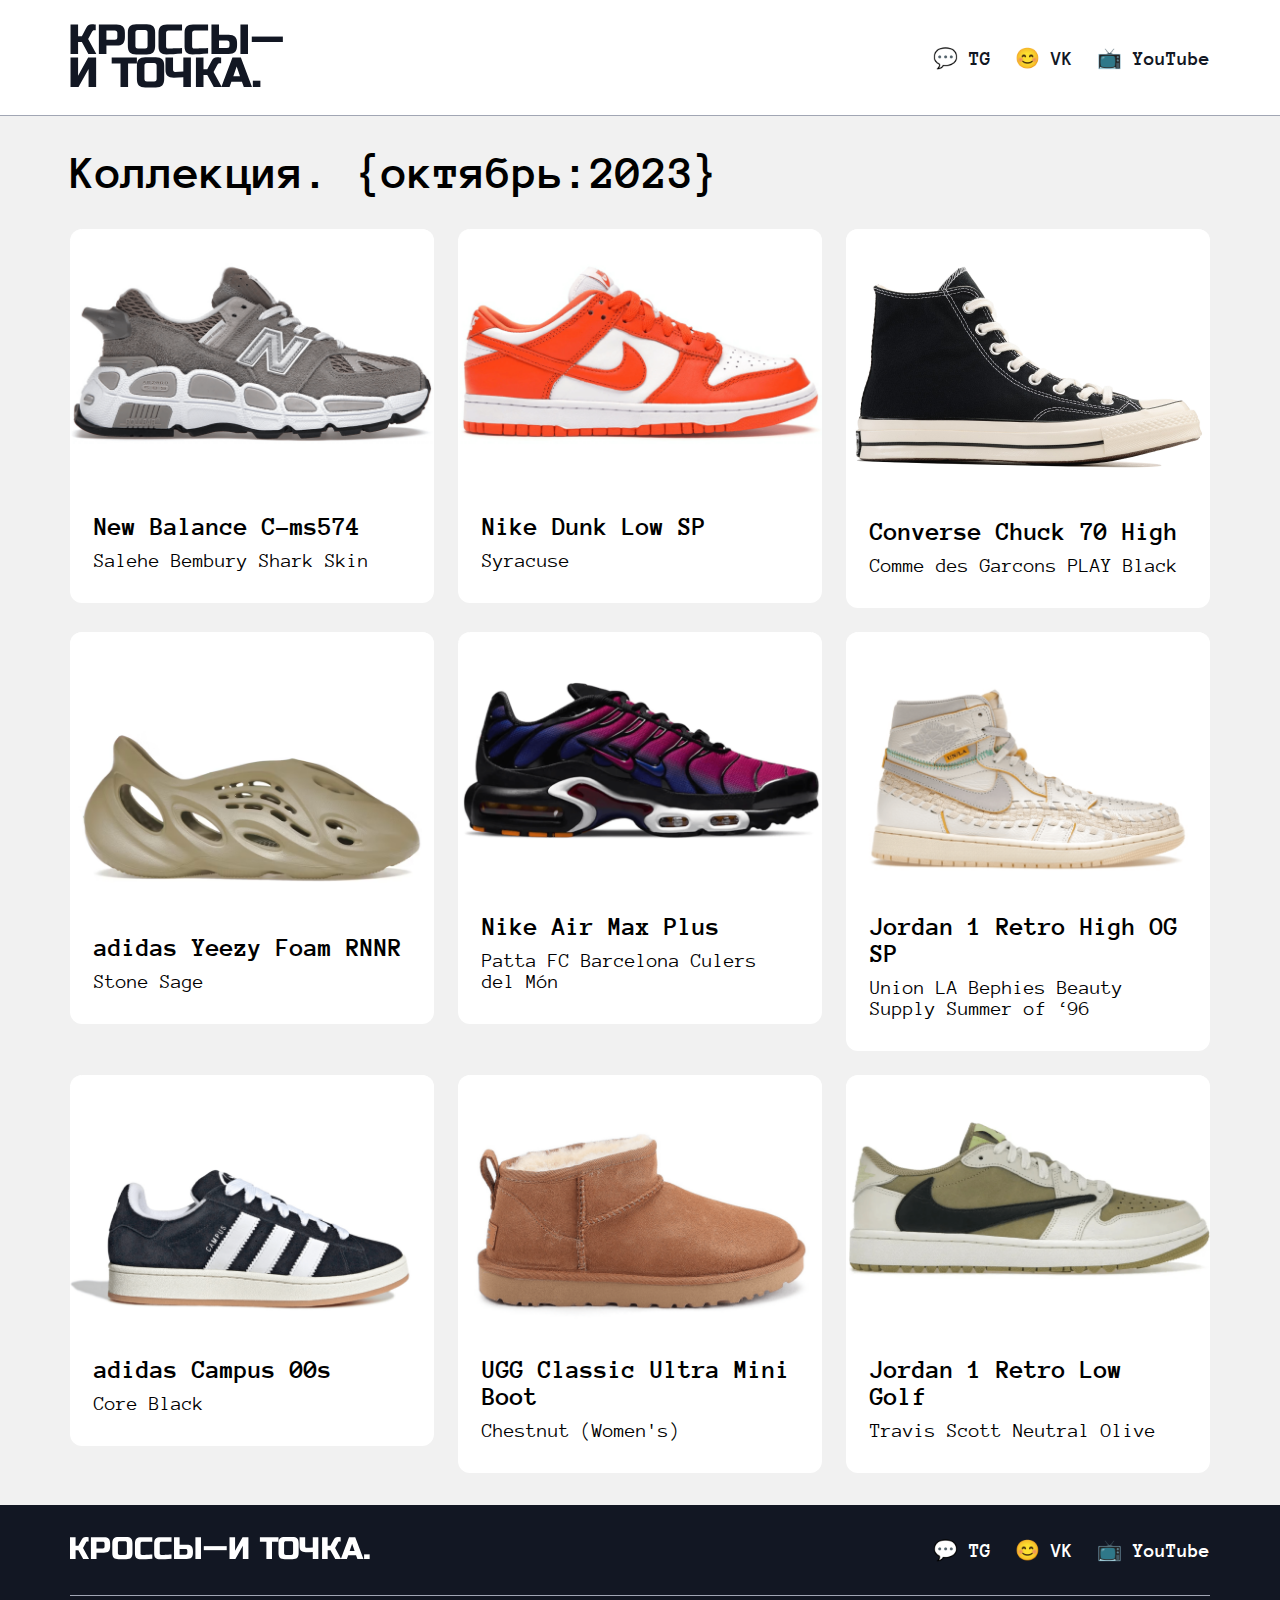
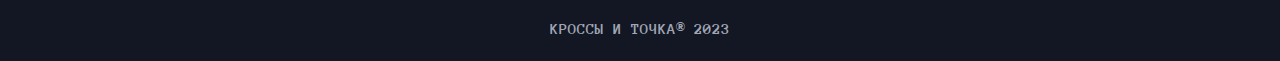
<file: index.html>
<!DOCTYPE html>
<html lang="ru">
<head>
    <meta charset="UTF-8">
    <meta name="viewport" content="width=device-width, initial-scale=1">
    <title>Кроссы и точка</title>
    <link href="./style.css" rel="stylesheet" />
</head>
<body>
    <main>
        <header>
            <div class="header-container">
                <a href="index.html" class="logo-link">
                    <img alt="Кроссы и точка" src="./images/logo.svg" />
                </a>
                <nav>
                    <ul class="nav-list">
                        <li class="nav-item">
                            <a href="/" class="nav-link">💬 TG</a>
                        </li>
                        <li class="nav-item">
                            <a href="/" class="nav-link">😊 VK</a>
                        </li>
                        <li class="nav-item">
                            <a href="/" class="nav-link">📺 YouTube</a>
                        </li>
                    </ul>
                </nav>
            </div>
        </header>

        <div class="content">
            <h1 class="subtitle">Коллекция. {октябрь:2023}</h1>
            <div class="sneakers">
                <div class="sneaker NB">
                    <a href="NB.html"><img alt="New Balance C-ms574" src="./images/6.png" class="sneaker-image" /></a>
                    <div class="sneaker-info">
                        <h3>New Balance C-ms574</h3>
                        <p>Salehe Bembury Shark Skin</p>
                    </div>
                </div>
                
                <div class="sneaker Nike">
                    <a href="Nike.html"><img alt="Nike Dunk Low SP" src="./images/7.png" class="sneaker-image" /></a>
                    <div class="sneaker-info">
                        <h3>Nike Dunk Low SP</h3>
                        <p>Syracuse</p>
                    </div>
                </div>
                
                <div class="sneaker Converse">
                    <a href="Converse.html"><img alt="Converse Chuck Taylor 70 High" src="./images/4.png" class="sneaker-image" /></a>
                    <div class="sneaker-info">
                        <h3>Converse Chuck 70 High</h3>
                        <p>Comme des Garcons PLAY Black</p>
                    </div>
                </div>
                <div class="sneaker">
                    <img alt="adidas Yeezy Foam RNNR" src="./images/adidas Yeezy Foam RNNR.png" class="sneaker-image" />
                    <div class="sneaker-info">
                        <h3>adidas Yeezy Foam RNNR</h3>
                        <p>Stone Sage</p>
                    </div>
                </div>
                <div class="sneaker">
                    <img alt="Nike Air Max Plus" src="./images/1.png" class="sneaker-image" />
                    <div class="sneaker-info">
                        <h3>Nike Air Max Plus</h3>
                        <p>Patta FC Barcelona Culers del Món</p>
                    </div>
                </div>
                <div class="sneaker">
                    <img alt="Jordan 1 Retro High OG SP" src="./images/2.png" class="sneaker-image" />
                    <div class="sneaker-info">
                        <h3>Jordan 1 Retro High OG SP</h3>
                        <p>Union LA Bephies Beauty Supply Summer of ‘96</p>
                    </div>
                </div>
                <div class="sneaker">
                    <img alt="adidas Campus 00s" src="./images/3.png" class="sneaker-image" />
                    <div class="sneaker-info">
                        <h3>adidas Campus 00s</h3>
                        <p>Core Black</p>
                    </div>
                </div>
                
                <div class="sneaker">
                    <img alt="UGG Classic Ultra Mini Boot" src="./images/5.png" class="sneaker-image" />
                    <div class="sneaker-info">
                        <h3>UGG Classic Ultra Mini Boot</h3>
                        <p>Chestnut (Women's)</p>
                    </div>
                </div>
                
                <div class="sneaker">
                    <img alt="Jordan 1 Retro Low Golf" src="./images/8.png" class="sneaker-image" />
                    <div class="sneaker-info">
                        <h3>Jordan 1 Retro Low Golf</h3>
                        <p>Travis Scott Neutral Olive</p>
                    </div>
                </div>
                
            </div>
        </div>

        <footer>
            <div class="footer-content">
                <a class="footer__logo-link" href="/">
                    <img alt="Кроссы и точка" src="./images/logo_footer.svg" class="footer__logo-image" />
                </a>
                <nav>
                    <ul class="nav-list">
                        <li class="nav-item">
                            <a href="/" class="nav-link">💬 TG</a>
                        </li>
                        <li class="nav-item">
                            <a href="/" class="nav-link">😊 VK</a>
                        </li>
                        <li class="nav-item">
                            <a href="/" class="nav-link">📺 YouTube</a>
                        </li>
                    </ul>
                </nav>
            </div>
            <div class="copyright">
                <p class="copyright-text">КРОССЫ И ТОЧКА® 2023</p>
            </div>
        </footer>
    </main> 
</body>
</html>
</file>
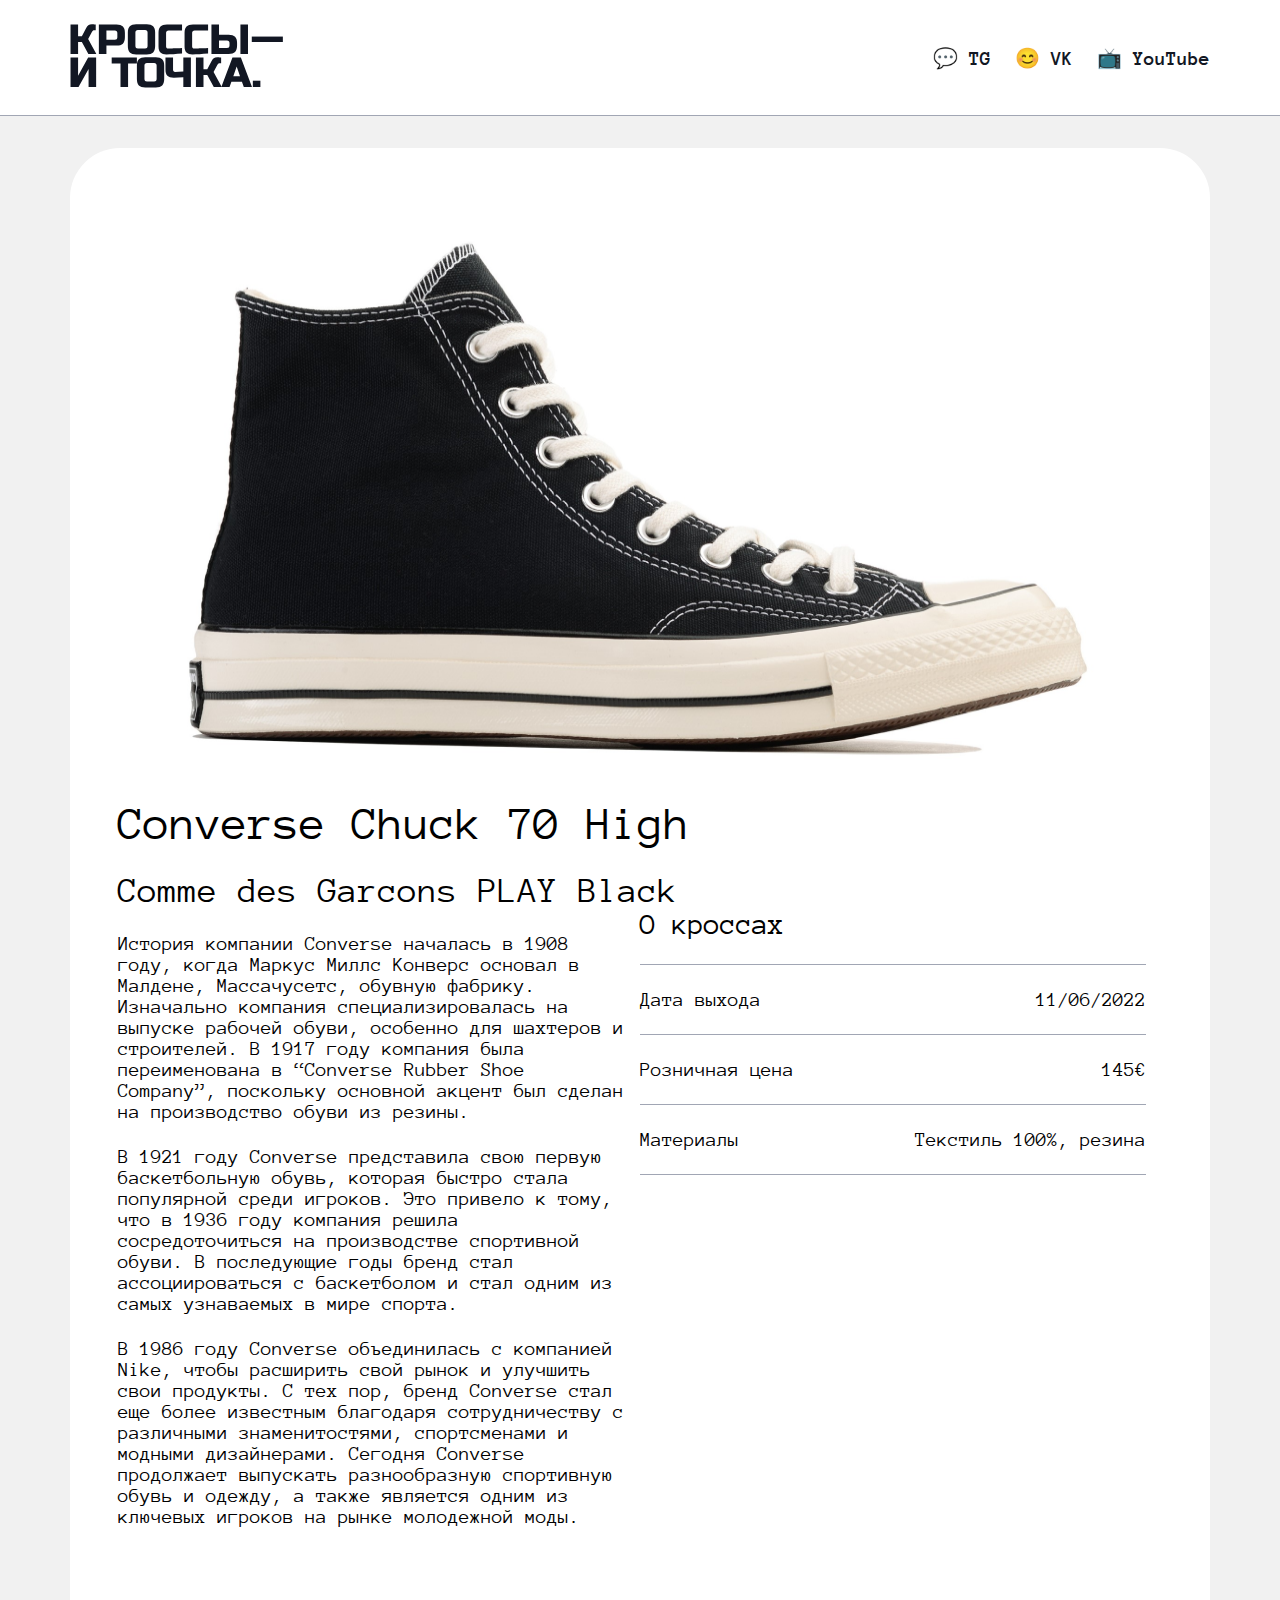
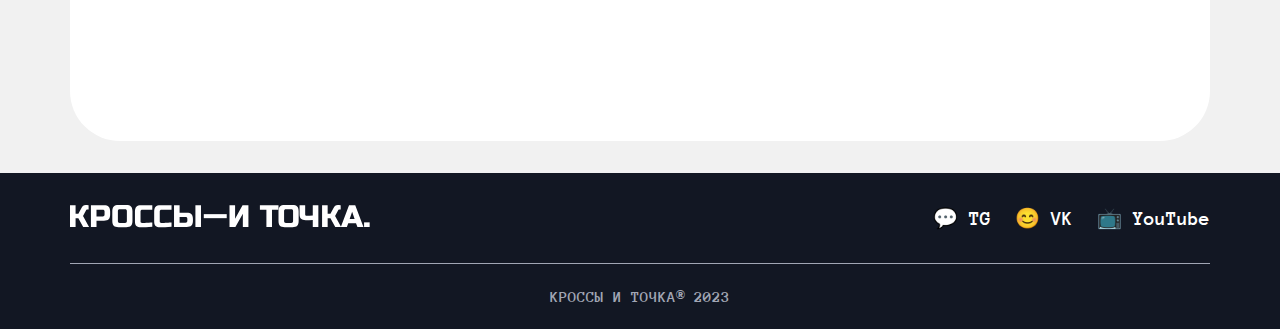
<file: Converse.html>
<!DOCTYPE html>
<html lang="ru">
<head>
    <meta charset="UTF-8">
    <meta name="viewport" content="width=device-width, initial-scale=1">
    <title>Кроссы и точка</title>
    <link href="./style.css" rel="stylesheet" />
</head>
<body>
    <header>
        <div class="header-container">
            <a href="index.html" class="logo-link">
                <img alt="Кроссы и точка" src="./images/logo.svg" />
            </a>
            <nav>
                <ul class="nav-list">
                    <li class="nav-item">
                        <a href="/" class="nav-link">💬 TG</a>
                    </li>
                    <li class="nav-item">
                        <a href="/" class="nav-link">😊 VK</a>
                    </li>
                    <li class="nav-item">
                        <a href="/" class="nav-link">📺 YouTube</a>
                    </li>
                </ul>
            </nav>
        </div>
    </header>
    <main>
        
        <div class="main">
        <div class="card">
            <img alt="Converse Chuck Taylor 70 High" src="./images/sneaker-big__img.png" class="card-image" />
            <div class="card-info">
                <h3 class="card-title">Converse Chuck 70 High</h3>
                <p class="card-subtitle">Comme des Garcons PLAY Black</p>
            </div>
            <div class="text">
                <div class="text">
                    <div class="p">
                        <p>История компании Converse началась в 1908 году, когда Маркус Миллс Конверс основал в Малдене, Массачусетс, обувную фабрику. Изначально компания специализировалась на выпуске рабочей обуви, особенно для шахтеров и строителей. В 1917 году компания была переименована в “Converse Rubber Shoe Company”, поскольку основной акцент был сделан на производство обуви из резины.</p>
                        <p>В 1921 году Converse представила свою первую баскетбольную обувь, которая быстро стала популярной среди игроков. Это привело к тому, что в 1936 году компания решила сосредоточиться на производстве спортивной обуви. В последующие годы бренд стал ассоциироваться с баскетболом и стал одним из самых узнаваемых в мире спорта.</p>
                        <p>В 1986 году Converse объединилась с компанией Nike, чтобы расширить свой рынок и улучшить свои продукты. С тех пор, бренд Converse стал еще более известным благодаря сотрудничеству с различными знаменитостями, спортсменами и модными дизайнерами. Сегодня Converse продолжает выпускать разнообразную спортивную обувь и одежду, а также является одним из ключевых игроков на рынке молодежной моды.</p>    
                    </div>

                    <div class="dess1">
                        <p class="a">О кроссах</p>
                    </div>
                    <div class="dess">
                        <p>Дата выхода</p> <p>11/06/2022</p>
                    </div>
                    
                    <div class="dess">
                        <p>Розничная цена</p> <p>145€</p>
                    </div>
                    
                    
                    <div class="dess">
                        <p>Материалы</p> <p>Текстиль 100%, резина</p>
                    </div>
                </div>

                    </div>
                </div>
            </div>
        </div>
        
    </main> 
    <footer>
        <div class="footer-content">
            <a class="footer__logo-link" href="/">
                <img alt="Кроссы и точка" src="./images/logo_footer.svg" class="footer__logo-image" />
            </a>
            <nav>
                <ul class="nav-list">
                    <li class="nav-item">
                        <a href="/" class="nav-link">💬 TG</a>
                    </li>
                    <li class="nav-item">
                        <a href="/" class="nav-link">😊 VK</a>
                    </li>
                    <li class="nav-item">
                        <a href="/" class="nav-link">📺 YouTube</a>
                    </li>
                </ul>
            </nav>
        </div>
        <div class="copyright">
            <p class="copyright-text">КРОССЫ И ТОЧКА® 2023</p>
        </div>
    </footer>
</body>
</html>
</file>
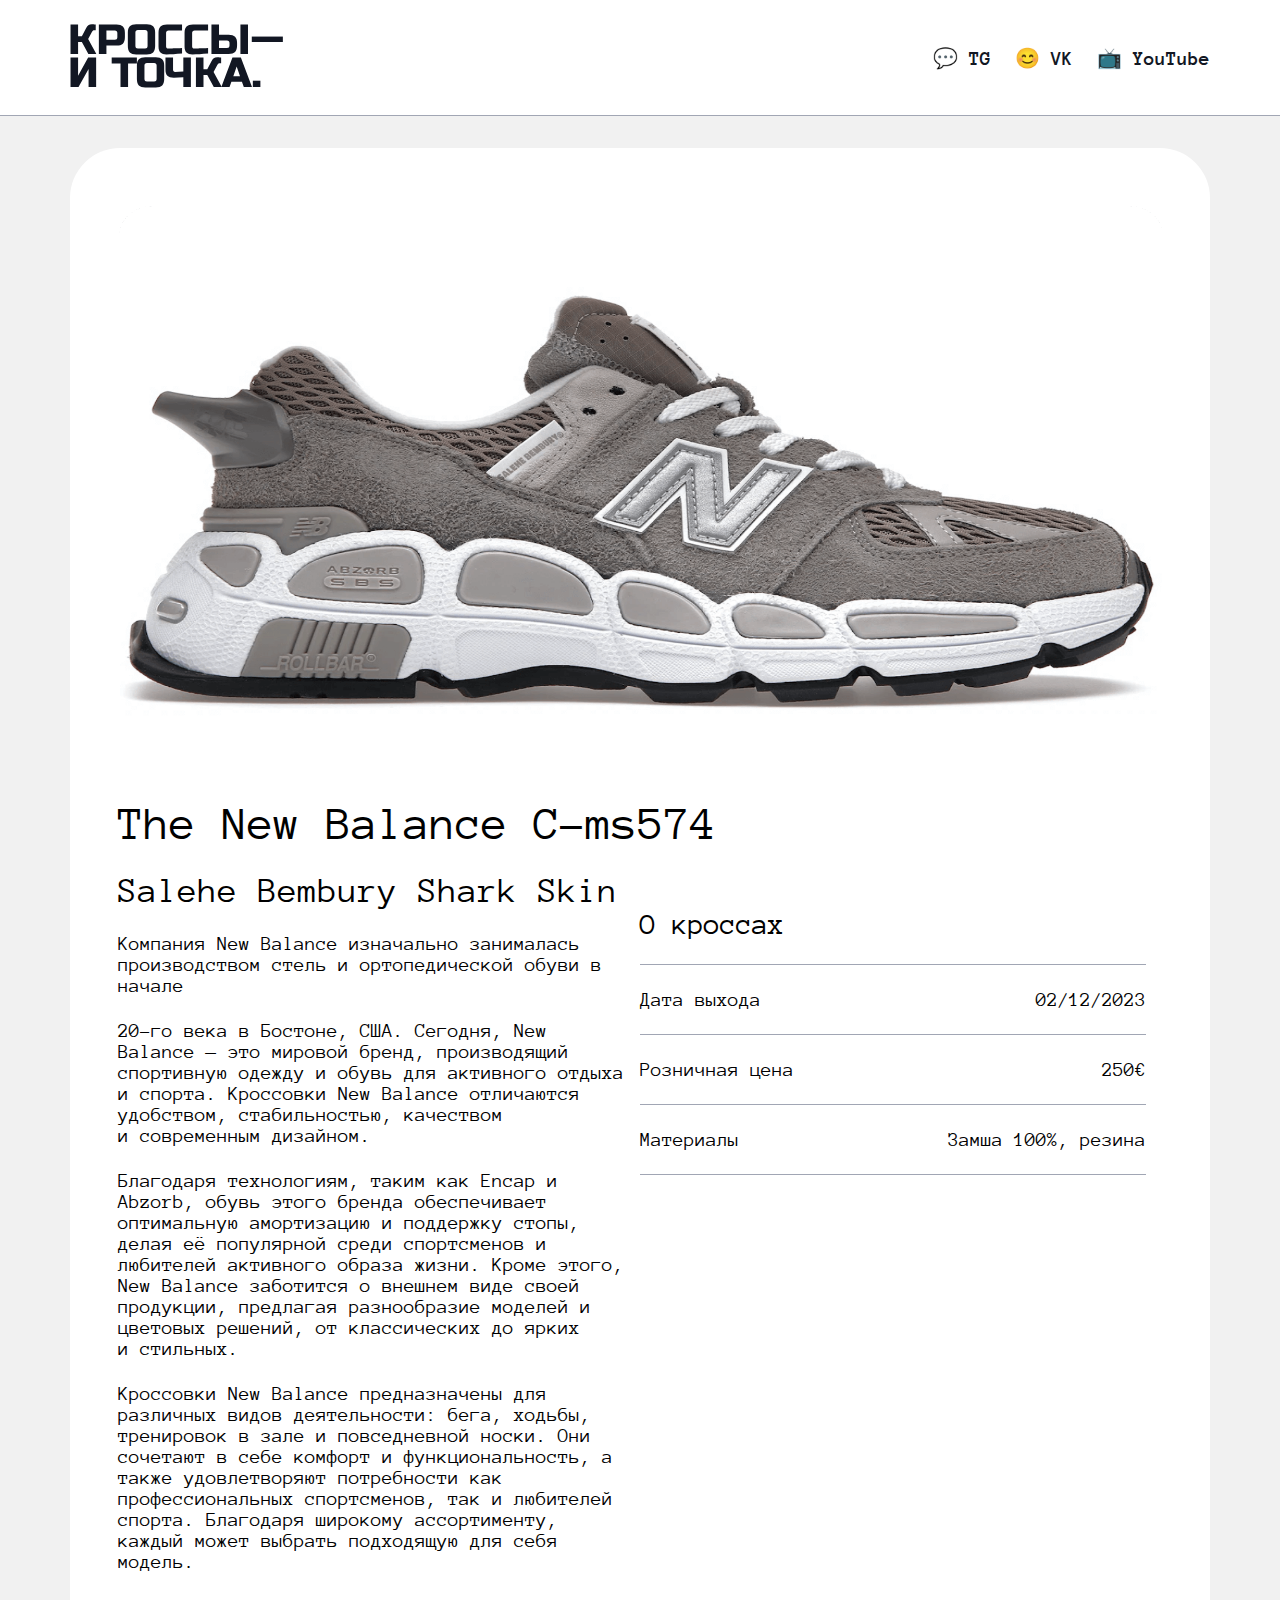
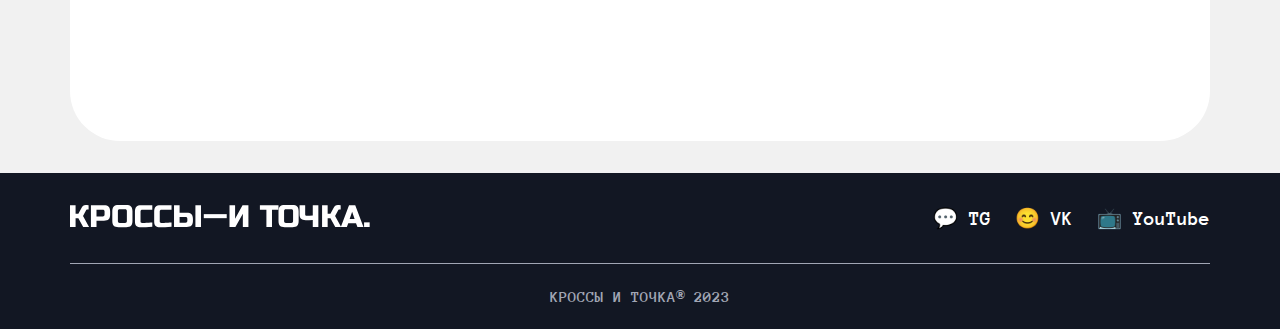
<file: NB.html>
<!DOCTYPE html>
<html lang="ru">
<head>
    <meta charset="UTF-8">
    <meta name="viewport" content="width=device-width, initial-scale=1">
    <title>Кроссы и точка</title>
    <link href="./style.css" rel="stylesheet" />
</head>
<body>
    
        <header>
            <div class="header-container">
                <a href="index.html" class="logo-link">
                    <img alt="Кроссы и точка" src="./images/logo.svg" />
                </a>
                <nav>
                    <ul class="nav-list">
                        <li class="nav-item">
                            <a href="" class="nav-link">💬 TG</a>
                        </li>
                        <li class="nav-item">
                            <a href="/" class="nav-link">😊 VK</a>
                        </li>
                        <li class="nav-item">
                            <a href="/" class="nav-link">📺 YouTube</a>
                        </li>
                    </ul>
                </nav>
            </div>
        </header>
        <main>
        <div class="main">
        <div class="card">
            <img alt="New Balance C-ms574" src="./images/6.png" class="card-image" />
            
            <div class="card-info">
                <h3 class="card-title">The New Balance C-ms574</h3>
                <p class="card-subtitle">Salehe Bembury Shark Skin</p>
            </div>
            <div class="text">
                <div class="p">
                    <p>Компания New Balance изначально занималась производством стель и ортопедической обуви в начале</p>
                    <p>20-го века в Бостоне, США. Сегодня, New Balance — это мировой бренд, производящий спортивную одежду и обувь для активного отдыха и спорта. Кроссовки New Balance отличаются удобством, стабильностью, качеством и современным дизайном.</p>
                    <p>Благодаря технологиям, таким как Encap и Abzorb, обувь этого бренда обеспечивает оптимальную амортизацию и поддержку стопы, делая её популярной среди спортсменов и любителей активного образа жизни. Кроме этого, New Balance заботится о внешнем виде своей продукции, предлагая разнообразие моделей и цветовых решений, от классических до ярких и стильных.</p>
                    <p>Кроссовки New Balance предназначены для различных видов деятельности: бега, ходьбы, тренировок в зале и повседневной носки. Они сочетают в себе комфорт и функциональность, а также удовлетворяют потребности как профессиональных спортсменов, так и любителей спорта. Благодаря широкому ассортименту, каждый может выбрать подходящую для себя модель.</p>    
                </div>

                <div class="dess1">
                    <p class="a">О кроссах</p>
                </div>
                <div class="dess">
                    <p>Дата выхода</p> <p>02/12/2023</p>
                </div>
                
                <div class="dess">
                    <p>Розничная цена</p> <p>250€</p>
                </div>
                
                
                <div class="dess">
                    <p>Материалы</p> <p>Замша 100%, резина</p>
                </div>
            </div>
        </div>
    </div>
</div>
</main> 
        <footer>
            <div class="footer-content">
                <a class="footer__logo-link" href="/">
                    <img alt="Кроссы и точка" src="./images/logo_footer.svg" class="footer__logo-image" />
                </a>
                <nav>
                    <ul class="nav-list">
                        <li class="nav-item">
                            <a href="/" class="nav-link">💬 TG</a>
                        </li>
                        <li class="nav-item">
                            <a href="/" class="nav-link">😊 VK</a>
                        </li>
                        <li class="nav-item">
                            <a href="/" class="nav-link">📺 YouTube</a>
                        </li>
                    </ul>
                </nav>
            </div>
            <div class="copyright">
                <p class="copyright-text">КРОССЫ И ТОЧКА® 2023</p>
            </div>
        </footer>
    
</body>
</html>
</file>
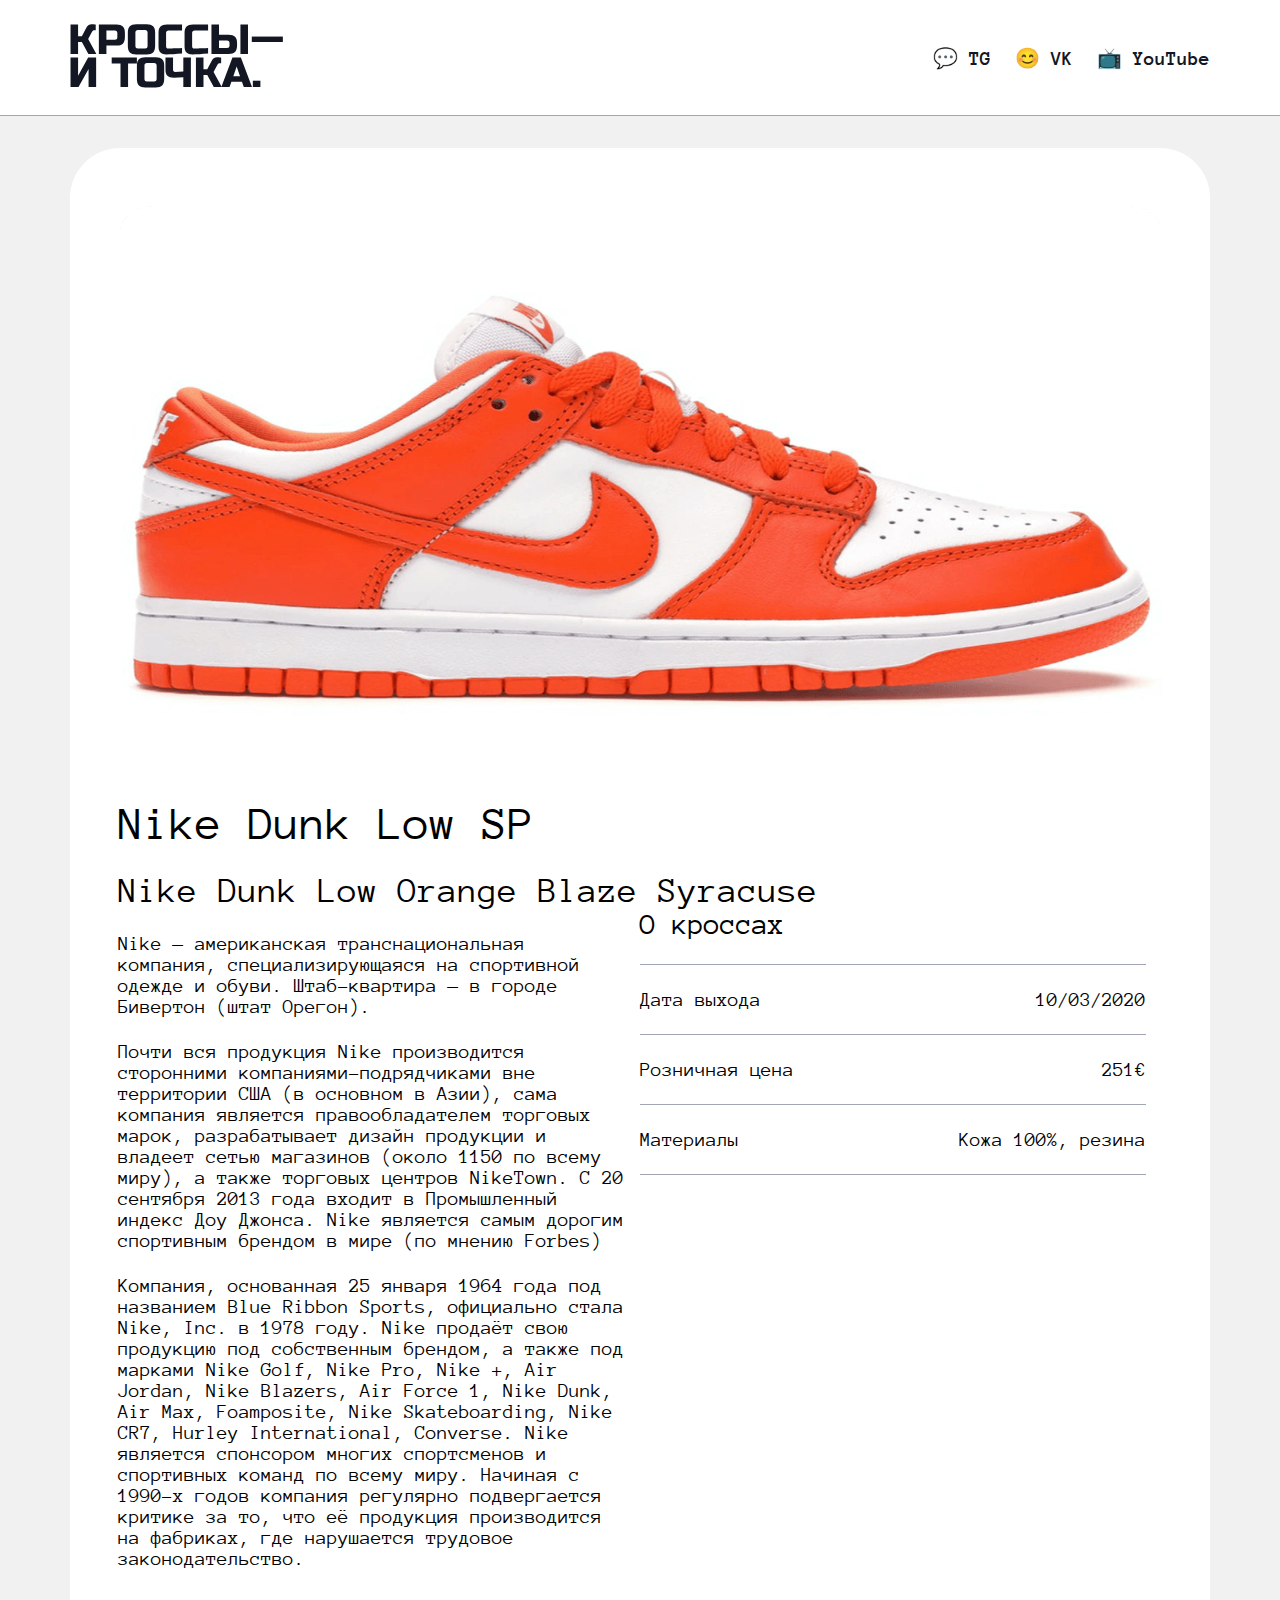
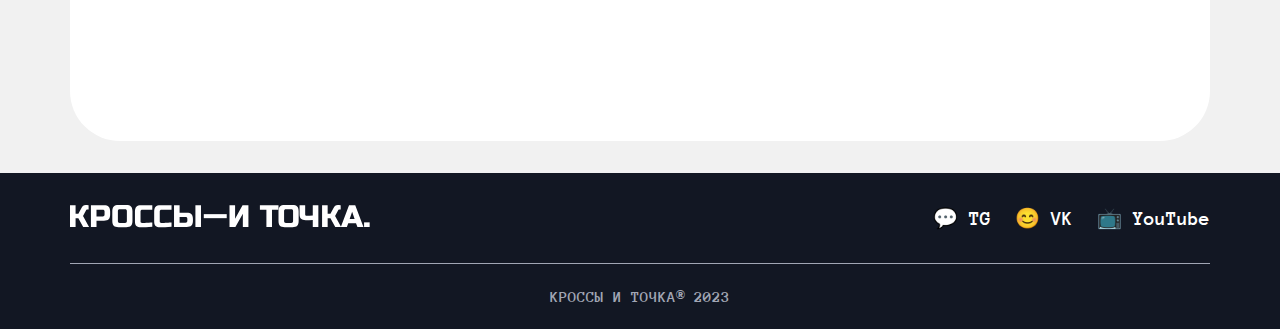
<file: Nike.html>
<!DOCTYPE html>
<html lang="ru">
<head>
    <meta charset="UTF-8">
    <meta name="viewport" content="width=device-width, initial-scale=1">
    <title>Кроссы и точка</title>
    <link href="./style.css" rel="stylesheet" />
</head>
<body>
    <header>
        <div class="header-container">
            <a href="index.html" class="logo-link">
                <img alt="Кроссы и точка" src="./images/logo.svg" />
            </a>
            <nav>
                <ul class="nav-list">
                    <li class="nav-item">
                        <a href="/" class="nav-link">💬 TG</a>
                    </li>
                    <li class="nav-item">
                        <a href="/" class="nav-link">😊 VK</a>
                    </li>
                    <li class="nav-item">
                        <a href="/" class="nav-link">📺 YouTube</a>
                    </li>
                </ul>
            </nav>
        </div>
    </header>
    <main>
        
        <div class="main">
        <div class="card">
            <img alt="Nike Dunk Low SP" src="./images/7.png" class="card-image" />
            <div class="card-info">
                <h3 class="card-title">Nike Dunk Low SP</h3>
                <p class="card-subtitle">Nike Dunk Low Orange Blaze Syracuse</p>
            </div>
            <div class="text">
                <div class="p">
                    <p>Nike — американская транснациональная компания, специализирующаяся на спортивной одежде и обуви. Штаб-квартира — в городе Бивертон (штат Орегон).</p>
                    <p>Почти вся продукция Nike производится сторонними компаниями-подрядчиками вне территории США (в основном в Азии), сама компания является правообладателем торговых марок, разрабатывает дизайн продукции и владеет сетью магазинов (около 1150 по всему миру), а также торговых центров NikeTown. С 20 сентября 2013 года входит в Промышленный индекс Доу Джонса. Nike является самым дорогим спортивным брендом в мире (по мнению Forbes)</p>
                    <p>Компания, основанная 25 января 1964 года под названием Blue Ribbon Sports, официально стала Nike, Inc. в 1978 году. Nike продаёт свою продукцию под собственным брендом, а также под марками Nike Golf, Nike Pro, Nike +, Air Jordan, Nike Blazers, Air Force 1, Nike Dunk, Air Max, Foamposite, Nike Skateboarding, Nike CR7, Hurley International, Converse. Nike является спонсором многих спортсменов и спортивных команд по всему миру. Начиная с 1990-х годов компания регулярно подвергается критике за то, что её продукция производится на фабриках, где нарушается трудовое законодательство.</p>
                </div>

                <div class="dess1">
                    <p class="a">О кроссах</p>
                </div>
                <div class="dess">
                    <p>Дата выхода</p> <p>10/03/2020</p>
                </div>
                
                <div class="dess">
                    <p>Розничная цена</p> <p>251€</p>
                </div>
                
                
                <div class="dess">
                    <p>Материалы</p> <p>Кожа 100%, резина</p>
                </div>
            </div>

                </div>
            </div>
        </div>
    </div>
       
    </main> 
    <footer>
        <div class="footer-content">
            <a class="footer__logo-link" href="/">
                <img alt="Кроссы и точка" src="./images/logo_footer.svg" class="footer__logo-image" />
            </a>
            <nav>
                <ul class="nav-list">
                    <li class="nav-item">
                        <a href="/" class="nav-link">💬 TG</a>
                    </li>
                    <li class="nav-item">
                        <a href="/" class="nav-link">😊 VK</a>
                    </li>
                    <li class="nav-item">
                        <a href="/" class="nav-link">📺 YouTube</a>
                    </li>
                </ul>
            </nav>
        </div>
        <div class="copyright">
            <p class="copyright-text">КРОССЫ И ТОЧКА® 2023</p>
        </div>
    </footer>
</body>
</html>
</file>
<file: style.css>
/* подключение локальный шрифтов на страницу */
@font-face {
    font-family: "Anonymous Pro";
    src: url(fonts/AnonymousPro-Regular.ttf);
    font-weight: 400;
    font-style: normal;
    display: swap;
}

@font-face {
    font-family: "Anonymous Pro";
    src: url(fonts/AnonymousPro-Bold.ttf);
    font-weight: 700;
    font-style: normal;
    display: swap;
}

* {
    box-sizing: border-box;
}

/* сброс стилей по умолчанию */
body,h1,h2,h3,p,ul,li {
    margin: 0;
}
ul {
    list-style: none;
    padding: 0;
}
a {
    text-decoration: none;
}

/* задание шрифта всей странице */
body, html {
    font-family: "Anonymous Pro", sans-serif;
    width: 100%;
    margin: 0 auto;
}

/* стили для главного контейнера */
main {
    display: flex;
    flex-direction: column;
    align-items: center;
    background: #F1F1F1;
    width: 100%;
    margin: 0 auto;
}

/* стили для хедера(шапки) сайта */
header {
    display: flex;
    flex-direction: row;
    align-items: center;
    justify-content: center;
    width: 100%;
    border-bottom: 1px solid #A1A6B4;
    background: white;
}

.header-container {
    display: flex;
    justify-content: space-between;
    width: 100%;
    max-width: 1140px;
    margin: 24px 0 24px;
}

.logo-link {
    max-width: 215px;
}

/* стили для ссылок в хедере и футере */
nav {
    display: flex;
}

.nav-list {
    display: flex;
    align-items: center;
    width: 100%;
    gap: 24px;
}

.nav-item {
    display: inline;
}

.nav-link {
    color: #121723;
    font-size: 20px;
    font-weight: 700;
}

/* стили для  */
.content {
    margin: 32px 0;
    max-width: 1140px;
}

h1 {
    font-size: 48px;
}

/* стили для контейнера кроссовок */
.sneakers {
    display: flex;
    flex-wrap: wrap;
    gap: 24px;
    margin: 32px 0 0;
}

/* стили для карточки кроссовок */
.sneaker {
    display: flex;
    flex-direction: column;
    align-items: center;
    max-width: 364px;
    height: 100%;
    border-radius: 12px;
    background: white;
}

.main {
    display: flex;
    width: 1140px;
    flex-direction: column;
    align-items: center;
    gap: 32px;
    border-radius: 50px 50px 50px 50px;
    background-color: #fff;
    padding: 48px;
    box-sizing: border-box;
    margin-top: 32px;
    margin-bottom: 32px;
    height: auto;
}



.p {
    width: 506px;
    height: 804px;
    gap: 24px;
    display: flex;
    flex-direction: column;
    margin-top: 24px;
}


.text {
    display: flex;
    flex-direction: column;
    flex-wrap: wrap;
    width: 1044px;
    height: 784px;
}

.description {
    display: flex;
    gap: 24px;
    flex-direction: column;
    width: 506px;
}

.main-des {
    width: 506px;
    display: flex;
    gap: 24px;
    flex-direction: column;
}

.dess1 {
    display: flex;
    border-bottom: 1px solid #A1A6B4;
    padding-bottom: 24px;
    justify-content: space-between;
    width: 506px;
    align-items: center;
}

.dess {
    display: flex;
    border-bottom: 1px solid #A1A6B4;
    align-items: center;
    padding-top: 24px;
    padding-bottom: 24px;
    justify-content: space-between;
    width: 506px;
}

.a {
    font-size: 30px;
}


.card-image {
    height: 600px;
    width: 1044px;
    padding-top: 10px;
}

.card-info {
    display: flex;
    gap: 24px;
    flex-wrap: wrap;
}

.card-title {
    font-family: 'Anonymous Pro';
    font-size: 48px;
    font-style: normal;
    font-weight: 400;
}

.card-subtitle {
    font-family: 'Anonymous Pro';
    font-size: 36px;
    font-style: normal;
    font-weight: 400;
}

.NB:hover, .Nike:hover, .Converse:hover {
    box-shadow: 0px 4px 4px 0px rgba(0, 0, 0, 0.25);
    border-radius: 12px;
    transform: translate(0, -10px);
}
.NB, .Nike, .Converse {
    transition: transform .25s ease-in-out;
}
.sneaker-image {
    width: 100%;
    border-radius: 12px 12px 0px 0px;
}

.sneaker-info {
    display: flex;
    flex-direction: column;
    align-items: flex-start;
    gap: 10px;
    width: 100%;
    padding: 32px 24px;
}

h3 {
    font-size: 26px;
}

p {
    font-size: 20px;
}

footer {
    width: 100%;
    display: flex;
    flex-direction: column;
    align-items: center;
    background: #121723;
}

/* стили для футера */
.footer-content {
    display: flex;
    justify-content: space-between;
    width: 100%;
    max-width: 1140px;
    margin: 32px 0;
}

.footer__logo-link {
    max-width: 300px;
    width: 100%;
}

footer .nav-link {
    color: white;
}

.copyright {
    display: flex;
    align-items: center;
    justify-content: center;
    width: 100%;
    max-width: 1140px;
    border-top: 1px solid #A1A6B4;
}

.copyright-text {
    color: #A1A6B4;
    font-size: 16px;
    font-weight: 700;
    margin: 24px 0;
}



@media screen and (max-width: 768px) and (min-width: 350px) {

    .sneaker {
        display: flex;
        flex-direction: column;
        margin: 0 auto;
        width: 325px;
    }
    .header-container, header, main, html { 
        display: flex;
        width: 100%;
        flex-direction: column;
        align-items: center;
        gap: 24px;
    }
    .subtitle {
        font-size: 32px;
    }
    .footer-content {
        display: flex;
        width: 375px;
        flex-direction: column;
        align-items: center;
        gap: 24px;
        box-sizing: border-box;
    }
    .content {
        width: 325px;
    }
}

@media screen and (max-width: 768px) and (min-width: 350px) {
    .card-image {
        width: 295px;
        height: 172px;
    }
    .main, .card {
        display: flex;
        flex-direction: column;
        margin: 0 auto;
        width: 360px;
        padding: 0;
        align-items: center;
        height: 1310px;
    }      
    .p {
        width: 295px;
        height: auto;
        flex-direction: column;
        display: flex;
        font-size: 16px;
        font-style: normal;
        font-weight: 400;
        gap: 24px;
        flex-wrap: wrap;
    }

    .card-info {
        display: flex;
        flex-direction: column;
        padding: 32.5px 32.5px 0 32.5px;
    }
    .card-title {
        font-size: 32px;
    }
    .card-subtitle {
        font-size: 20px;
    }
    .dess, .dess1 {
        width: 295px;
        font-size: 16px;
        font-style: normal;
        font-weight: 400;
    }

    .text {
        display: flex;
        flex-direction: column;
        justify-content: center;
        width: auto;
        height: auto;
    }

    p {
        font-size: 16px;
    }

    .main {
        margin-top: 24px;
        margin-bottom: 24px;
    }
    body {
        width: 100%;
        height: 100%;
    }
}
</file>
